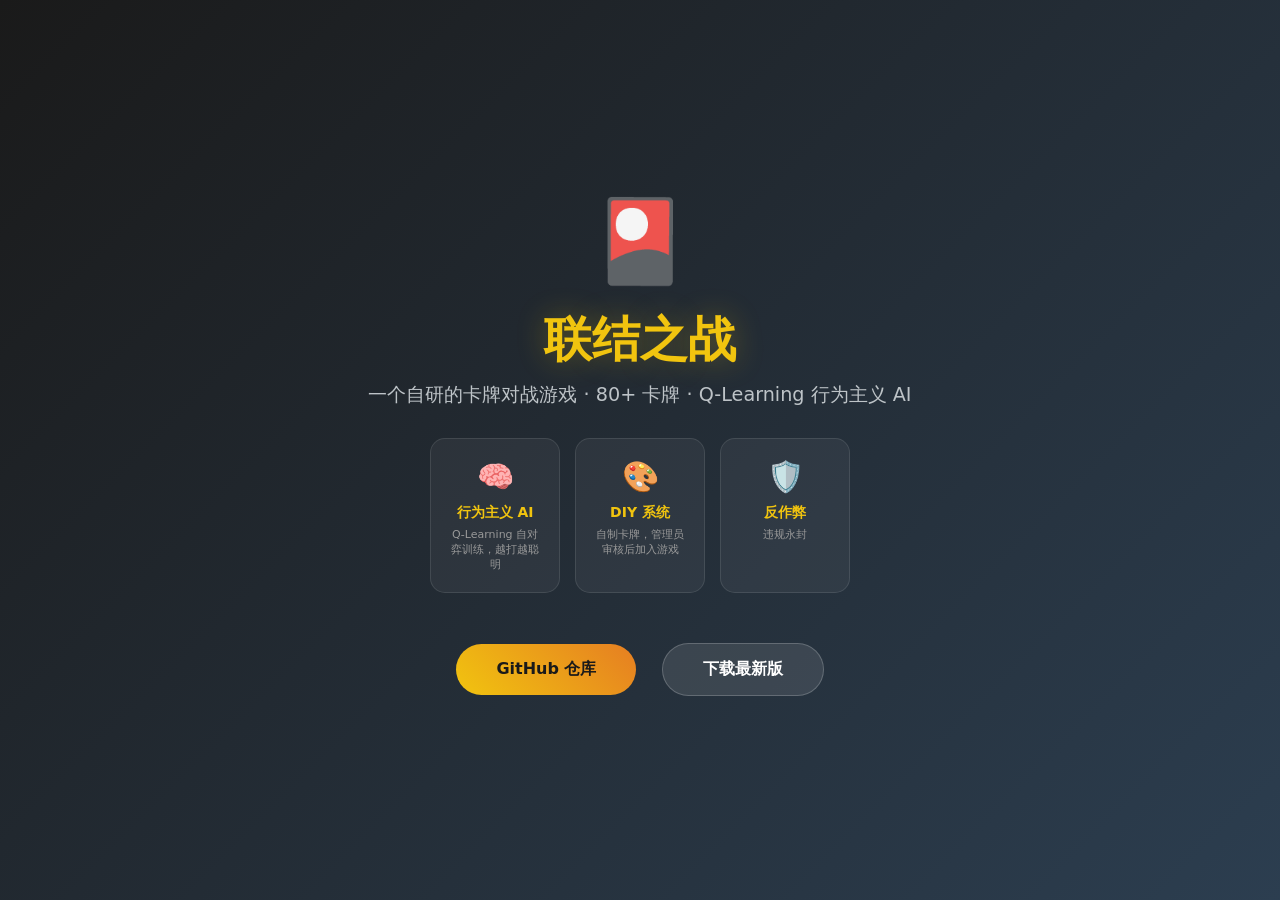
<file: docs/index.html>
<!DOCTYPE html>
<html lang="zh-CN">
<head>
    <meta charset="UTF-8">
    <meta name="viewport" content="width=device-width, initial-scale=1.0">
    <title>联结之战 - 卡牌对战游戏</title>
    <style>
        * { margin: 0; padding: 0; box-sizing: border-box; }
        body {
            background: linear-gradient(135deg, #1a1a1a, #2c3e50);
            color: white;
            font-family: 'Segoe UI', system-ui, sans-serif;
            min-height: 100vh;
            display: flex;
            justify-content: center;
            align-items: center;
            padding: 20px;
        }
        .container {
            text-align: center;
            max-width: 600px;
        }
        .logo {
            font-size: 80px;
            margin-bottom: 20px;
        }
        h1 {
            font-size: 3em;
            color: #f1c40f;
            margin-bottom: 10px;
            text-shadow: 0 0 30px rgba(241, 196, 15, 0.3);
        }
        .tagline {
            font-size: 1.2em;
            color: #bdc3c7;
            margin-bottom: 30px;
        }
        .features {
            display: flex;
            flex-wrap: wrap;
            justify-content: center;
            gap: 15px;
            margin-bottom: 40px;
        }
        .feature {
            background: rgba(255,255,255,0.05);
            border: 1px solid rgba(255,255,255,0.1);
            border-radius: 15px;
            padding: 20px;
            width: 130px;
        }
        .feature-icon { font-size: 30px; margin-bottom: 10px; }
        .feature-title { font-size: 14px; color: #f1c40f; font-weight: bold; }
        .feature-desc { font-size: 11px; color: #999; margin-top: 5px; }
        .btn {
            display: inline-block;
            padding: 15px 40px;
            margin: 10px;
            border-radius: 50px;
            text-decoration: none;
            font-weight: bold;
            font-size: 16px;
            transition: all 0.3s;
        }
        .btn-primary {
            background: linear-gradient(45deg, #f1c40f, #e67e22);
            color: #1a1a1a;
        }
        .btn-secondary {
            background: rgba(255,255,255,0.1);
            color: white;
            border: 1px solid rgba(255,255,255,0.2);
        }
        .btn:hover {
            transform: translateY(-3px);
            box-shadow: 0 10px 30px rgba(0,0,0,0.3);
        }
    </style>
</head>
<body>
    <div class="container">
        <div class="logo">🎴</div>
        <h1>联结之战</h1>
        <p class="tagline">一个自研的卡牌对战游戏 · 80+ 卡牌 · Q-Learning 行为主义 AI</p>
        
        <div class="features">
            <div class="feature">
                <div class="feature-icon">🧠</div>
                <div class="feature-title">行为主义 AI</div>
                <div class="feature-desc">Q-Learning 自对弈训练，越打越聪明</div>
            </div>
            <div class="feature">
                <div class="feature-icon">🎨</div>
                <div class="feature-title">DIY 系统</div>
                <div class="feature-desc">自制卡牌，管理员审核后加入游戏</div>
            </div>
            <div class="feature">
                <div class="feature-icon">🛡️</div>
                <div class="feature-title">反作弊</div>
                <div class="feature-desc">违规永封</div>
            </div>
        </div>
        
        <a href="https://github.com/yellowstone0217/eternal" class="btn btn-primary">GitHub 仓库</a>
        <a href="https://github.com/yellowstone0217/eternal/releases" class="btn btn-secondary">下载最新版</a>
    </div>
</body>
</html>
</file>
